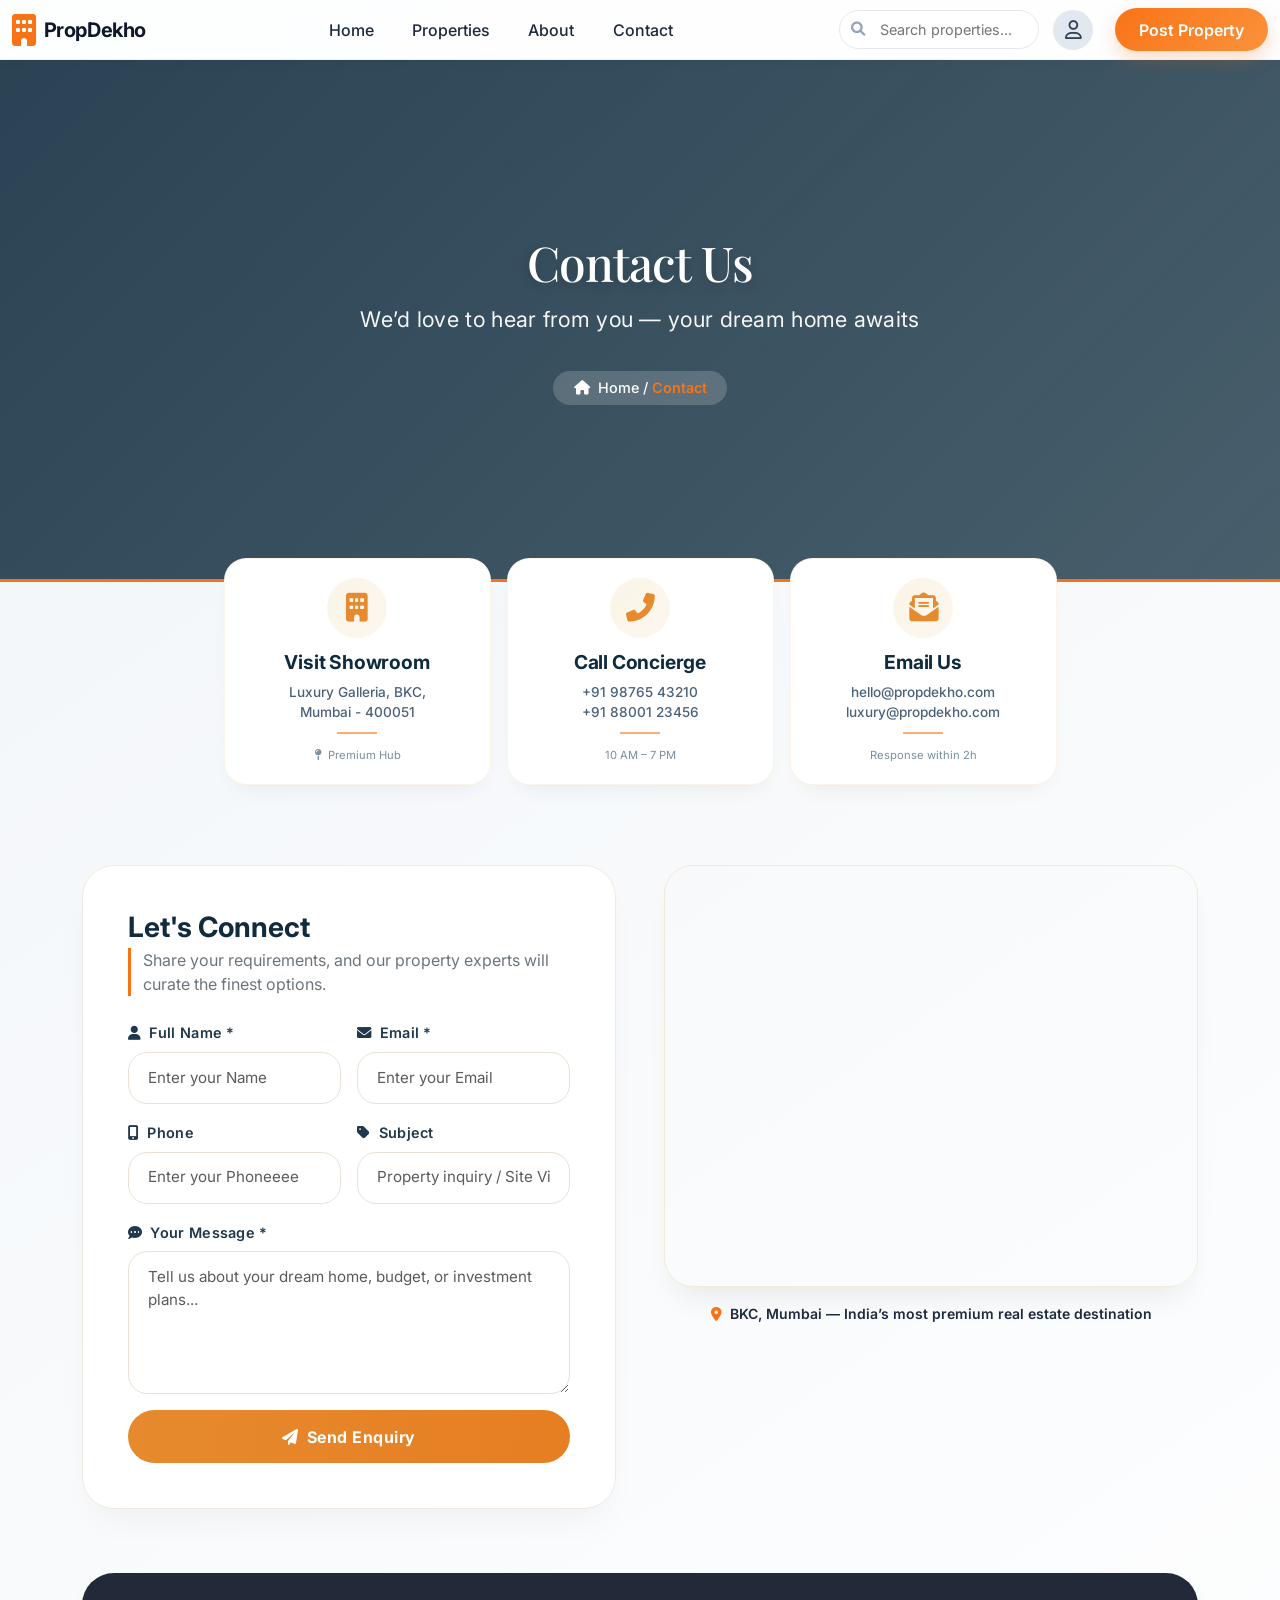
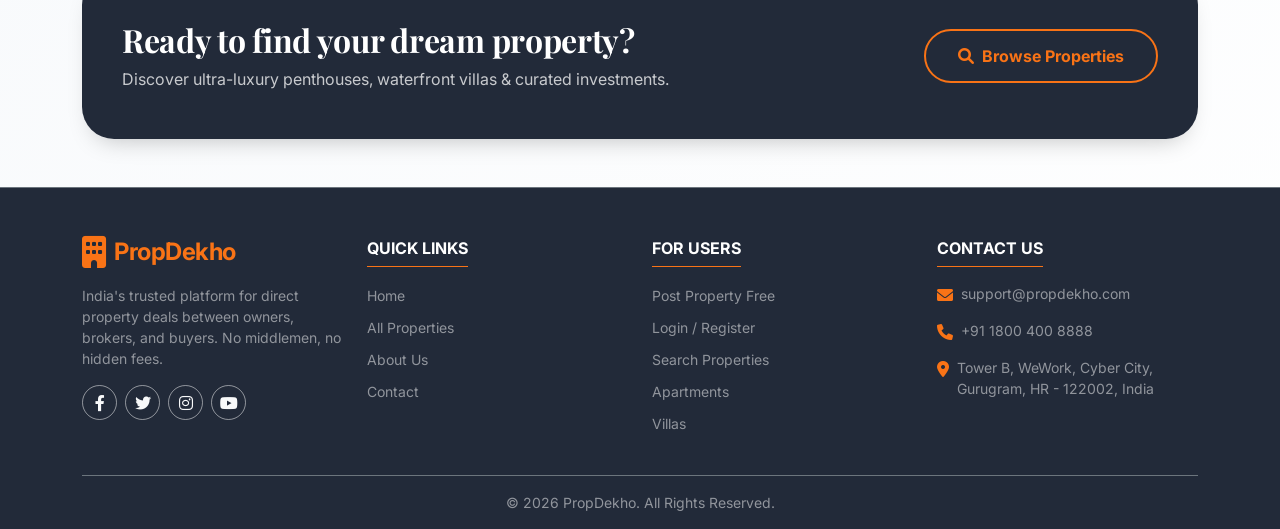
<file: contact.html>
<!DOCTYPE html>
<html lang="en">
<head>
  <meta charset="UTF-8">
  <meta name="viewport" content="width=device-width, initial-scale=1.0, user-scalable=yes">
  <title>PropDekho | Contact Us - Premium Real Estate</title>
  <link rel="stylesheet" href="nav.css">
 
  <link href="https://cdn.jsdelivr.net/npm/bootstrap@5.3.0-alpha1/dist/css/bootstrap.min.css" rel="stylesheet">

  <link rel="stylesheet" href="https://cdnjs.cloudflare.com/ajax/libs/font-awesome/6.0.0-beta3/css/all.min.css">
  
  <link href="https://fonts.googleapis.com/css2?family=Inter:opsz,wght@14..32,300;14..32,400;14..32,500;14..32,600;14..32,700;14..32,800&family=Playfair+Display:wght@400;500;600;700&display=swap" rel="stylesheet">
  <style>
    * {
      margin: 0;
      padding: 0;
      box-sizing: border-box;
    }

    body {
      font-family: 'Inter', sans-serif;
      background-color: #fefcf8;
      color: #1e2a3e;
      line-height: 1.5;
    }

 
    :root {
      --primary-deep: #0f2b3d;      
      --accent-gold:#F97316;      
      --accent-orange: #e68a2e;  
      --accent-hover: #c9771f;
      --light-cream: #ffffff;
      --soft-mist: #f9f7f3;
      --card-shadow: 0 12px 24px -12px rgba(0, 0, 0, 0.08), 0 1px 3px rgba(0, 0, 0, 0.02);
      --hover-lift: 0 20px 28px -12px rgba(0, 0, 0, 0.12), 0 2px 5px rgba(0, 0, 0, 0.05);
      --border-glow: rgba(212, 175, 55, 0.25);
    }

    a, button, .card, input, textarea, .btn, .info-card {
      transition: all 0.3s cubic-bezier(0.2, 0.9, 0.4, 1.1);
    }

    .hero-contact {
      position: relative;
      background: url('https://images.pexels.com/photos/280229/pexels-photo-280229.jpeg?auto=compress&cs=tinysrgb&w=1600') center/cover no-repeat;
      min-height: 58vh;
      display: flex;
      align-items: center;
      justify-content: center;
      text-align: center;
      border-bottom: 3px solid var(--accent-gold);
    }
    .hero-overlay {
      position: absolute;
      top: 0;
      left: 0;
      width: 100%;
      height: 100%;
      background: linear-gradient(135deg, rgba(15, 43, 61, 0.88) 0%, rgba(15, 43, 61, 0.75) 100%);
      backdrop-filter: brightness(0.98);
    }
    .hero-content {
      position: relative;
      z-index: 2;
      color: white;
      padding: 2rem;
    }
    .hero-content h1 {
      font-family: 'Playfair Display', serif;
      font-size: 3rem;
      font-weight: 500;
      letter-spacing: -0.02em;
      margin-bottom: 0.75rem;
      text-shadow: 0 4px 12px rgba(0,0,0,0.2);
    }
    .hero-content p {
      font-size: 1.35rem;
      font-weight: 400;
      opacity: 0.95;
      letter-spacing: 0.3px;
    }
    .breadcrumb-custom {
      font-size: 0.9rem;
      background: rgba(255,255,255,0.18);
      display: inline-block;
      padding: 0.4rem 1.3rem;
      border-radius: 40px;
      backdrop-filter: blur(8px);
      margin-top: 1.2rem;
      font-weight: 500;
    }
    .breadcrumb-custom span {
      color: var(--accent-gold);
      font-weight: 600;
    }


    .info-card-wrapper {
      margin-top: -2.5rem;
      position: relative;
      z-index: 5;
    }
    .info-card {
      background: var(--light-cream);
      border: none;
      border-radius: 1.4rem;
      padding: 1.2rem 0.8rem;
      text-align: center;
      transition: transform 0.25s, box-shadow 0.3s;
      box-shadow: var(--card-shadow);
      height: 100%;
      border: 1px solid rgba(212, 175, 55, 0.12);
    }
    .info-card:hover {
      transform: translateY(-5px);
      box-shadow: var(--hover-lift);
      border-color: rgba(212, 175, 55, 0.35);
    }
    .icon-ring {
      background: linear-gradient(135deg, rgba(212, 175, 55, 0.12) 0%, rgba(230, 138, 46, 0.08) 100%);
      width: 60px;
      height: 60px;
      border-radius: 50%;
      display: inline-flex;
      align-items: center;
      justify-content: center;
      margin-bottom: 0.8rem;
      transition: all 0.2s;
    }
    .info-card:hover .icon-ring {
      background: linear-gradient(135deg, rgba(212, 175, 55, 0.25) 0%, rgba(230, 138, 46, 0.2) 100%);
      transform: scale(1.02);
    }
    .icon-ring i {
      font-size: 1.8rem;
      color: var(--accent-orange);
      transition: 0.2s;
    }
    .info-card:hover .icon-ring i {
      color: var(--accent-gold);
      transform: scale(1.05);
    }
    .info-card h5 {
      font-weight: 700;
      font-size: 1.2rem;
      margin-bottom: 0.5rem;
      color: var(--primary-deep);
      letter-spacing: -0.2px;
    }
    .info-card p, .info-card a {
      color: #4a627a;
      font-weight: 500;
      text-decoration: none;
      font-size: 0.85rem;
      margin-bottom: 0.2rem;
    }
    .info-card a:hover {
      color: var(--accent-orange);
    }
    .info-divider {
      width: 40px;
      height: 2px;
      background: var(--accent-gold);
      margin: 0.6rem auto 0.4rem;
      opacity: 0.6;
    }
    .card-small-text {
      font-size: 0.7rem;
      color: #7a8e9e;
    }

    .form-section {
      background: white;
      border-radius: 2rem;
      padding: 2.8rem;
      box-shadow: 0 20px 35px -12px rgba(0, 0, 0, 0.05);
      border: 1px solid #f0ebe2;
      transition: box-shadow 0.2s;
    }
    .form-section:hover {
      box-shadow: 0 25px 40px -12px rgba(0, 0, 0, 0.12);
    }
    .form-label {
      font-weight: 600;
      margin-bottom: 0.5rem;
      color: #1f384b;
      font-size: 0.9rem;
      letter-spacing: 0.3px;
    }
    .form-control, .form-select {
      border: 1.5px solid #e9e2d4;
      border-radius: 1.2rem;
      padding: 0.85rem 1.2rem;
      font-size: 0.95rem;
      transition: all 0.2s;
      background-color: #ffffff;
    }
    .form-control:focus, .form-select:focus {
      border-color: var(--accent-gold);
      box-shadow: 0 0 0 4px rgba(212, 175, 55, 0.2);
      outline: none;
    }
    .btn-accent {
      background: linear-gradient(95deg, var(--accent-orange) 0%, #e67e22 100%);
      border: none;
      padding: 0.9rem 1.8rem;
      font-weight: 700;
      border-radius: 3rem;
      color: white;
      font-size: 1rem;
      transition: all 0.25s;
      width: 100%;
      letter-spacing: 0.5px;
    }
    .btn-accent:hover {
      background: linear-gradient(95deg, #d4711f 0%, #c46214 100%);
      transform: translateY(-2px);
      box-shadow: 0 12px 22px -8px rgba(230, 138, 46, 0.5);
      color: white;
    }

    .map-wrapper {
      border-radius: 1.8rem;
      overflow: hidden;
      box-shadow: 0 20px 30px -12px rgba(0, 0, 0, 0.08);
      border: 1px solid rgba(212, 175, 55, 0.2);
      transition: 0.3s;
    }
    .map-wrapper iframe {
      width: 100%;
      height: 420px;
      display: block;
    }

    .cta-section {
      background: linear-gradient(115deg, #222A39 0%, #222A39 100%);
      border-radius: 2rem;
      padding: 3rem 2.5rem;
      color: white;
      box-shadow: 0 12px 24px -12px rgba(0,0,0,0.25);
    }
    .cta-section h3 {
      font-family: 'Playfair Display', serif;
      font-weight: 700;
      font-size: 2rem;
      letter-spacing: -0.3px;
    }
    .btn-gold-outline {
      border: 2px solid var(--accent-gold);
      background: transparent;
      padding: 0.8rem 2rem;
      border-radius: 3rem;
      font-weight: 700;
      color: var(--accent-gold);
      transition: 0.2s;
    }
    .btn-gold-outline:hover {
      background: var(--accent-gold);
      color: #0f2b3d;
      transform: translateY(-3px);
      box-shadow: 0 8px 18px rgba(212, 175, 55, 0.3);
      border-color: var(--accent-gold);
    }

    /* Dark Premium Footer */
.social-icon-btn {
    transition: all 0.3s ease !important;
    border-color: rgba(255, 255, 255, 0.5) !important;
}

.social-icon-btn:hover {
    background-color: #F97316 !important; 
    border-color: #F97316 !important;    
    color: white !important;            
    transform: translateY(-3px);         
    box-shadow: 0 4px 10px rgba(249, 115, 22, 0.3); 
}

    @media (max-width: 768px) {
      .hero-content h1 {
        font-size: 2.7rem;
      }
      .hero-content p {
        font-size: 1.05rem;
      }
      .form-section {
        padding: 1.8rem;
      }
      .cta-section {
        padding: 2rem 1.5rem;
        text-align: center;
      }
      .info-card-wrapper {
        margin-top: -1.8rem;
      }
      .info-card {
        padding: 1rem 0.6rem;
      }
      .icon-ring {
        width: 52px;
        height: 52px;
      }
      .icon-ring i {
        font-size: 1.5rem;
      }
      .info-card h5 {
        font-size: 1rem;
      }
    }
    .section-spacing {
      margin-top: 5rem;
      margin-bottom: 4rem;
    }
    .text-accent {
      color: var(--accent-gold);
    }
  </style>
</head>
<body>

     <!----------------------------------- Modern Sticky Navbar ------------------------------>
  <!--------------------------------------------------------------------------------------->
  <nav class="navbar navbar-expand-lg fixed-top navbar-modern" id="mainNavbar">
    <div class="container-fluid ">
      <!-- Logo -->
      <a class="navbar-brand" href="#">
        <i class="fas fa-building"></i> PropDekho
      </a>
      <!-------------------------------------- dropdown mobile  ------------------------------->
      <!--------------------------------------------------------------------------------------->
      <div class="dropdown mobile ms-auto me-1">
        <button class="btn dropdown-toggle no-arrow p-0" type="button" data-bs-toggle="dropdown" aria-expanded="false">
          <div class="user-avatar">
            <i class="far fa-user"></i>
          </div>
        </button>
        <ul class="dropdown-menu dropdown-menu-end mt-2 p-2" style="min-width: 200px;">
          <li><a class="dropdown-item" href="#" id="openSignup"><i class="bi bi-person"></i>Signup</a></li>
          <li><a class="dropdown-item" href="#" id="openLogin"><i class="bi bi-box-arrow-in-right"></i>Login</a></li>

        </ul>
      </div>
      <!-------------------------------------- Animated hamburger ----------------------------->
      <!--------------------------------------------------------------------------------------->
      <button class="navbar-toggler" type="button" data-bs-toggle="collapse" data-bs-target="#navbarContent"
        aria-controls="navbarContent" aria-expanded="false" aria-label="Toggle navigation">
        <i class="fas fa-bars"></i>
      </button>
      <!------------------------- Main navigation with mega dropdown ------------------------->
      <!-------------------------------------------------------------------------------------->

      <div class="collapse navbar-collapse" id="navbarContent">
        <ul class="navbar-nav mx-auto mb-2 mb-lg-0">
          <li class="nav-item">
            <a class="nav-link" href="index.html"><span>Home</span></a>
          </li>
          <li class="nav-item ">
            <a class="nav-link" href="index.html#Properties"> <span>Properties</span> </a>
          </li>
          <li class="nav-item">
            <a class="nav-link" href="index.html#About"><span>About</span></a>
          </li>
          <li class="nav-item">
            <a class="nav-link" href="contact.html"><span>Contact</span></a>
          </li>
        </ul>
        <!---------------------------------- Search bar (desktop)------------------------------->
        <!-------------------------------------------------------------------------------------->
        <div class="right-actions">
          <div class="search-wrapper d-none d-lg-flex">
            <i class="fas fa-search search-icon-absolute"></i>
            <input type="text" class="search-input" placeholder="Search properties...">
          </div>
          <!----------------------- User avatar dropdown (laptop desktop)------------------------->
          <!-------------------------------------------------------------------------------------->
          <div class="dropdown desktop">
            <button class="btn dropdown-toggle no-arrow p-0" type="button" data-bs-toggle="dropdown"
              aria-expanded="false">
              <div class="user-avatar">
                <i class="far fa-user"></i>
              </div>
            </button>
            <ul class="dropdown-menu dropdown-menu-end mt-2 p-2" style="min-width: 200px;">
              <li><a class="dropdown-item" href="#" id="openSignup2"><i class="bi bi-person me-1"></i>Signup</a></li>
              <li><a class="dropdown-item" href="#" id="openLogin2"><i class="bi bi-box-arrow-in-right me-1"></i>Login</a></li>
            </ul>
          </div>
          <!----------------- Prominent post property button --------------->
          <button class="btn-post ms-2">Post Property</button>
        </div>
      </div>
    </div>
  </nav>

<!-- Hero Section: Premium Real Estate Visual -->
<section class="hero-contact" id="contact">
  <div class="hero-overlay"></div>
  <div class="hero-content container">
    <h1>Contact Us</h1>
    <p>We’d love to hear from you — your dream home awaits</p>
    <div class="breadcrumb-custom">
      <i class="fas fa-home me-1"></i> Home / <span>Contact</span>
    </div>
  </div>
</section>

<!-- 3 COMPACT Premium Contact Info Cards (Address, Phone, Email) - Size Reduced -->
<div class="container container-custom-pad info-card-wrapper">
  <div class="row g-3 justify-content-center">
    <!-- Address Card - Compact & Elegant -->
    <div class="col-md-6 col-lg-3">
      <div class="info-card">
        <div class="icon-ring">
          <i class="fas fa-building"></i>
        </div>
        <h5>Visit Showroom</h5>
        <p>Luxury Galleria, BKC,<br> Mumbai - 400051</p>
        <div class="info-divider"></div>
        <small class="card-small-text"><i class="fas fa-map-pin me-1"></i> Premium Hub</small>
      </div>
    </div>
    <!-- Phone Card - Direct Connect -->
    <div class="col-md-6 col-lg-3">
      <div class="info-card">
        <div class="icon-ring">
          <i class="fas fa-phone-alt"></i>
        </div>
        <h5>Call Concierge</h5>
        <p><a href="tel:+919876543210">+91 98765 43210</a><br> <a href="tel:+918800123456">+91 88001 23456</a></p>
        <div class="info-divider"></div>
        <small class="card-small-text">10 AM – 7 PM</small>
      </div>
    </div>
    <!-- Email Card - Premium Support -->
    <div class="col-md-6 col-lg-3">
      <div class="info-card">
        <div class="icon-ring">
          <i class="fas fa-envelope-open-text"></i>
        </div>
        <h5>Email Us</h5>
        <p><a href="mailto:hello@propdekho.com">hello@propdekho.com</a><br> <a href="mailto:luxury@propdekho.com">luxury@propdekho.com</a></p>
        <div class="info-divider"></div>
        <small class="card-small-text">Response within 2h</small>
      </div>
    </div>
  </div>
</div>

<!-- Contact Form + Map Section (Modern Grid) -->
<div class="container container-custom-pad section-spacing">
  <div class="row g-5 align-items-stretch">
    <!-- Stylish Contact Form -->
    <div class="col-lg-6">
      <div class="form-section h-100">
        <h3 class="mb-1 fw-bold" style="color: var(--primary-deep);">Let's Connect</h3>
        <p class="mb-4 text-secondary" style="border-left: 3px solid var(--accent-gold); padding-left: 12px;">Share your requirements, and our property experts will curate the finest options.</p>
        <form action="#" method="post">
          <div class="row g-3">
            <div class="col-md-6">
              <label class="form-label"><i class="fas fa-user me-1"></i> Full Name *</label>
              <input type="text" class="form-control" placeholder="Enter your Name">
            </div>
            <div class="col-md-6">
              <label class="form-label"><i class="fas fa-envelope me-1"></i> Email *</label>
              <input type="email" class="form-control" placeholder="Enter your Email" required>
            </div>
            <div class="col-md-6">
              <label class="form-label"><i class="fas fa-mobile-alt me-1"></i> Phone</label>
              <input type="tel" class="form-control" placeholder="Enter your Phoneeee ">
            </div>
            <div class="col-md-6">
              <label class="form-label"><i class="fas fa-tag me-1"></i> Subject</label>
              <input type="text" class="form-control" placeholder="Property inquiry / Site Visit">
            </div>
            <div class="col-12">
              <label class="form-label"><i class="fas fa-comment-dots me-1"></i> Your Message *</label>
              <textarea class="form-control" rows="5" placeholder="Tell us about your dream home, budget, or investment plans..."></textarea>
            </div>
            <div class="col-12 mt-3">
              <button type="submit" class="btn btn-accent"><i class="fas fa-paper-plane me-2"></i>Send Enquiry</button>
            </div>
          </div>
        </form>
      </div>
    </div>
    
    <!-- Embedded Google Map (Luxury Location) -->
    <div class="col-lg-6">
      <div class="h-100 d-flex flex-column">
        <div class="map-wrapper">
          <iframe 
            src="https://www.google.com/maps/embed?pb=!1m18!1m12!1m3!1d3771.3885321738213!2d72.830891975018!3d19.07022198211074!2m3!1f0!2f0!3f0!3m2!1i1024!2i768!4f13.1!3m3!1m2!1s0x3be7c91b1f2a7b7b%3A0x2a1e6e8f9b9c8b4d!2sBandra%20Kurla%20Complex%2C%20Mumbai!5e0!3m2!1sen!2sin!4v1691503772456!5m2!1sen!2sin" 
            style="border:0;" 
            allowfullscreen="" 
            loading="lazy" 
            referrerpolicy="no-referrer-when-downgrade">
          </iframe>
        </div>
        <div class="mt-3 small text-center fw-semibold">
          <i class="fas fa-location-dot text-accent me-1" style="color: var(--accent-gold);"></i> BKC, Mumbai — India’s most premium real estate destination
        </div>
      </div>
    </div>
  </div>
</div>

<!-- Call-to-Action Section: Ready to find your dream property? -->
<div class="container container-custom-pad mb-5">
  <div class="cta-section">
    <div class="row align-items-center gy-3">
      <div class="col-md-7">
        <h3 class="mb-2">Ready to find your dream property?</h3>
        <p class="mb-0 opacity-75">Discover ultra-luxury penthouses, waterfront villas & curated investments.</p>
      </div>
      <div class="col-md-5 text-md-end">
        <a href="#" class="btn btn-gold-outline"><i class="fas fa-search me-2"></i>Browse Properties</a>
      </div>
    </div>
  </div>
</div>

<!-- Dark Footer with luxury finish -->
 <footer class="text-white pt-5 pb-3 border-top border-secondary" style="background-color: #222A39;">
    <div class="container">
      <div class="row gy-4">

        <div class="col-12 col-md-6 col-lg-3">
          <div class="d-flex align-items-center gap-2 mb-3">
            <div style="color: #F97316; font-size: 2rem; line-height: 1;">
              <i class="fas fa-building"></i>
            </div>
            <h4 class="fw-bold mb-0" style="color: #F97316; letter-spacing: -0.5px;">
              PropDekho
            </h4>
          </div>

          <p class="text-white-50 small mb-3">
            India's trusted platform for direct property deals between owners, brokers, and buyers. No middlemen, no
            hidden fees.
          </p>

          <div class="d-flex gap-2">
            <a href="#" class="btn btn-outline-light rounded-circle social-icon-btn"
              style="width: 35px; height: 35px; display: flex; align-items: center; justify-content: center;">
              <i class="fab fa-facebook-f"></i>
            </a>

            <a href="#" class="btn btn-outline-light rounded-circle social-icon-btn"
              style="width: 35px; height: 35px; display: flex; align-items: center; justify-content: center;">
              <i class="fab fa-twitter"></i>
            </a>

            <a href="#" class="btn btn-outline-light rounded-circle social-icon-btn"
              style="width: 35px; height: 35px; display: flex; align-items: center; justify-content: center;">
              <i class="fab fa-instagram"></i>
            </a>

            <a href="#" class="btn btn-outline-light rounded-circle social-icon-btn"
              style="width: 35px; height: 35px; display: flex; align-items: center; justify-content: center;">
              <i class="fab fa-youtube"></i>
            </a>
          </div>
        </div>

        <div class="col-6 col-md-6 col-lg-3">
          <h6 class="fw-bold mb-3 border-bottom pb-2 d-inline-block" style="border-color: #F97316 !important;">
            QUICK LINKS
          </h6>
          <ul class="list-unstyled">
            <li class="mb-2"><a href="index.html" class="text-white-50 text-decoration-none small">Home</a></li>
            <li class="mb-2"><a href="index.html#Properties" class="text-white-50 text-decoration-none small">All Properties</a></li>
            <li class="mb-2"><a href="index.html#About" class="text-white-50 text-decoration-none small">About Us</a></li>
            <li class="mb-2"><a href="#contact" class="text-white-50 text-decoration-none small">Contact</a></li>
          </ul>
        </div>

        <div class="col-6 col-md-6 col-lg-3">
          <h6 class="fw-bold mb-3 border-bottom pb-2 d-inline-block" style="border-color: #F97316 !important;">
            FOR USERS
          </h6>
          <ul class="list-unstyled">
            <li class="mb-2"><a href="#" class="text-white-50 text-decoration-none small">Post Property Free</a></li>
            <li class="mb-2"><a href="#" class="text-white-50 text-decoration-none small">Login / Register</a></li>
            <li class="mb-2"><a href="#" class="text-white-50 text-decoration-none small">Search Properties</a></li>
            <li class="mb-2"><a href="#" class="text-white-50 text-decoration-none small">Apartments</a></li>
            <li><a href="#" class="text-white-50 text-decoration-none small">Villas</a></li>
          </ul>
        </div>

        <div class="col-12 col-md-6 col-lg-3">
          <h6 class="fw-bold mb-3 border-bottom pb-2 d-inline-block" style="border-color: #F97316 !important;">
            CONTACT US
          </h6>
          <div class="d-flex align-items-start gap-2 mb-3">
            <i class="fas fa-envelope mt-1" style="color: #F97316;"></i>
            <a href="mailto:support@propdekho.com"
              class="text-white-50 text-decoration-none small">support@propdekho.com</a>
          </div>
          <div class="d-flex align-items-start gap-2 mb-3">
            <i class="fas fa-phone mt-1" style="color: #F97316;"></i>
            <a href="tel:+9118004008888" class="text-white-50 text-decoration-none small">+91 1800 400 8888</a>
          </div>
          <div class="d-flex align-items-start gap-2">
            <i class="fas fa-map-marker-alt mt-1" style="color: #F97316;"></i>
            <span class="text-white-50 small">
              Tower B, WeWork, Cyber City, Gurugram, HR - 122002, India
            </span>
          </div>
        </div>

      </div>

      <div class="border-top border-secondary mt-4 pt-3 text-center">
        <p class="text-white-50 small mb-0">© 2026 PropDekho. All Rights Reserved.</p>
      </div>
    </div>
  </footer>

<!-- Bootstrap JS + form interaction -->
<script src="https://cdn.jsdelivr.net/npm/bootstrap@5.3.0-alpha1/dist/js/bootstrap.bundle.min.js"></script>
<script>
  // Elegant form submission demo
  const formElement = document.querySelector('.form-section form');
  if(formElement) {
    formElement.addEventListener('submit', function(e) {
      e.preventDefault();
      const nameField = formElement.querySelector('input[placeholder="Amir Khan"]');
      const userName = nameField && nameField.value.trim() !== '' ? nameField.value.trim() : 'Valued Client';
      alert(`✨ Thank you, ${userName}! One of our premium property advisors will reach out shortly. Welcome to PropDekho.`);
      formElement.reset();
    });
  }
</script>
</body>
</html>
</file>
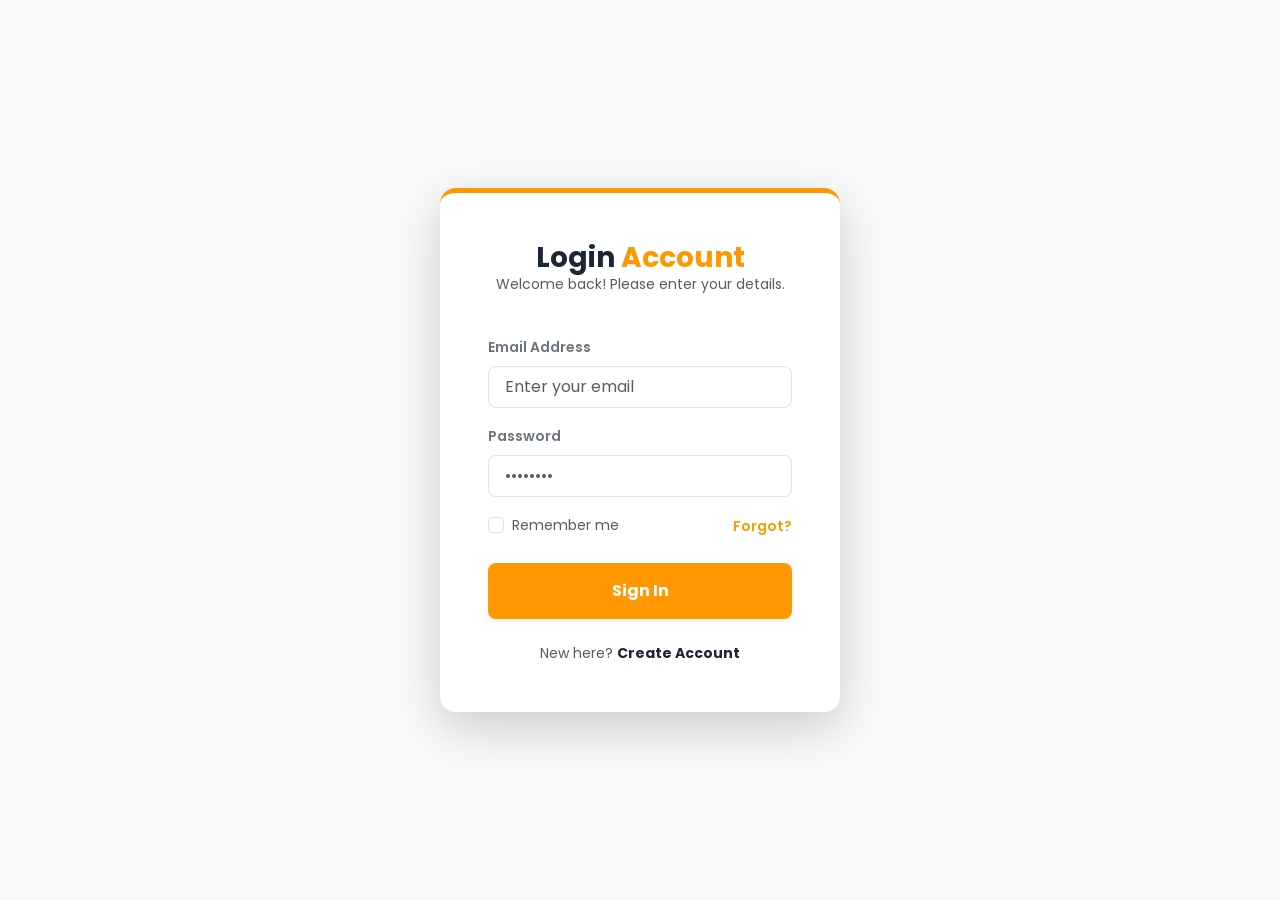
<file: login.html>
<!DOCTYPE html>
<html lang="en">
<head>
    <meta charset="UTF-8">
    <meta name="viewport" content="width=device-width, initial-scale=1.0">
    <title>Login | Property Finder</title>
    <link href="https://cdn.jsdelivr.net/npm/bootstrap@5.3.0/dist/css/bootstrap.min.css" rel="stylesheet">
    <link href="https://fonts.googleapis.com/css2?family=Poppins:wght@400;600;700&display=swap" rel="stylesheet">
    <style>
        body { 
            font-family: 'Poppins', sans-serif; 
            background-color: #f8f9fa; 
        }
        .text-navy { color: #1d2636; }
        .text-orange { color: #ff9800; }
        
        /* Card styling for consistency */
        .auth-card { 
            max-width: 400px; 
            border-top: 5px solid #ff9800 !important; 
        }

        /* Focus state for orange theme */
        .form-control:focus {
            border-color: #ff9800;
            box-shadow: 0 0 0 0.25rem rgba(255, 152, 0, 0.1);
        }

        /* Premium Button Effect */
        .btn-orange {
            background-color: #ff9800;
            color: white;
            transition: all 0.3s ease;
        }
        .btn-orange:hover {
            background-color: #e68a00;
            color: white;
            transform: translateY(-2px);
            box-shadow: 0 5px 15px rgba(255, 152, 0, 0.3);
        }
    </style>
</head>
<body class="d-flex align-items-center justify-content-center vh-100 px-3">

    <div class="auth-card card border-0 shadow-lg p-4 p-sm-5 rounded-4 w-100">
        <div class="text-center mb-4">
            <h3 class="fw-bold text-navy mb-0">Login <span class="text-orange">Account</span></h3>
            <p class="text-muted small">Welcome back! Please enter your details.</p>
        </div>

        <form action="dashboard.php" method="POST">
            <div class="mb-3">
                <label class="form-label small fw-semibold text-secondary">Email Address</label>
                <input type="email" class="form-control form-control-lg fs-6 rounded-3" placeholder="Enter your email" required>
            </div>

            <div class="mb-3">
                <label class="form-label small fw-semibold text-secondary">Password</label>
                <input type="password" class="form-control form-control-lg fs-6 rounded-3" placeholder="••••••••" required>
            </div>

            <div class="d-flex justify-content-between align-items-center mb-4">
                <div class="form-check">
                    <input type="checkbox" class="form-check-input" id="rem">
                    <label class="form-check-label small text-muted" for="rem">Remember me</label>
                </div>
                <a href="#" class="small text-decoration-none fw-semibold text-orange">Forgot?</a>
            </div>

            <button type="submit" class="btn btn-orange w-100 py-3 fw-bold rounded-3 border-0 shadow-sm">Sign In</button>
        </form>

        <div class="text-center mt-4">
            <p class="text-muted small mb-0">New here? 
                <a href="signup.html" class="text-navy fw-bold text-decoration-none">Create Account</a>
            </p>
        </div>
    </div>

    <script src="https://cdn.jsdelivr.net/npm/bootstrap@5.3.0/dist/js/bootstrap.bundle.min.js"></script>
</body>
</html>
</file>
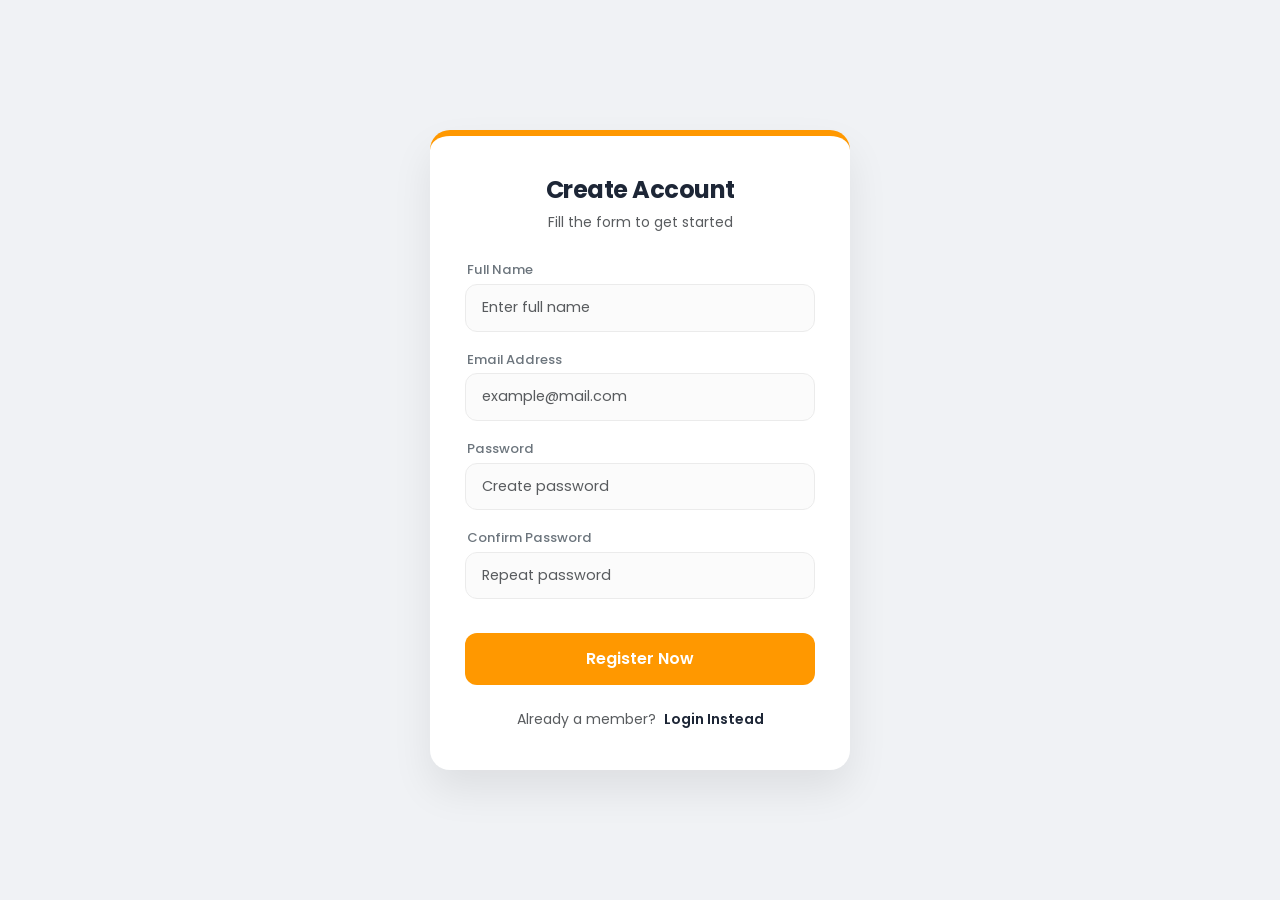
<file: signup.html>
<!DOCTYPE html>
<html lang="en">
<head>
    <meta charset="UTF-8">
    <meta name="viewport" content="width=device-width, initial-scale=1.0">
    <title>Signup | Property Finder</title>
    <link href="https://cdn.jsdelivr.net/npm/bootstrap@5.3.0/dist/css/bootstrap.min.css" rel="stylesheet">
    <link href="https://fonts.googleapis.com/css2?family=Poppins:wght@400;500;600;700&display=swap" rel="stylesheet">
    
    <style>
        :root {
            --navy: #1d2636;
            --orange: #ff9800;
        }

        body { 
            font-family: 'Poppins', sans-serif; 
            background-color: #f0f2f5;
            min-height: 100vh;
            display: flex;
            align-items: center;
            justify-content: center;
            padding: 20px;
        }

        .auth-card { 
            width: 100%;
            max-width: 420px; /* Professional standard width for login/signup */
            background: #ffffff;
            border-radius: 20px;
            box-shadow: 0 20px 40px rgba(0,0,0,0.08);
            overflow: hidden;
            border-top: 6px solid var(--orange);
        }

        .card-body {
            padding: 40px 35px;
        }

        h4 { 
            color: var(--navy); 
            font-weight: 700;
            letter-spacing: -0.5px;
        }

        /* Compact & Modern Inputs */
        .form-group {
            margin-bottom: 15px; /* Tight vertical spacing */
        }

        .form-label {
            font-size: 0.82rem;
            font-weight: 500;
            color: #6c757d;
            margin-bottom: 4px;
            margin-left: 2px;
        }

        .form-control {
            padding: 12px 16px;
            font-size: 0.9rem;
            border-radius: 12px;
            border: 1.5px solid #ebebeb;
            background-color: #fbfbfb;
            transition: all 0.2s ease;
        }

        .form-control:focus {
            background-color: #fff;
            border-color: var(--orange);
            box-shadow: 0 0 0 4px rgba(255, 152, 0, 0.1);
            outline: none;
        }

        .btn-orange {
            background-color: var(--orange);
            color: white;
            padding: 14px;
            font-weight: 600;
            border-radius: 12px;
            border: none;
            width: 100%;
            margin-top: 10px;
            transition: 0.3s;
        }

        .btn-orange:hover {
            background-color: #e68a00;
            transform: translateY(-2px);
            box-shadow: 0 8px 20px rgba(255, 152, 0, 0.25);
        }

        .login-link {
            color: var(--navy);
            text-decoration: none;
            font-weight: 600;
            transition: 0.2s;
        }

        .login-link:hover {
            color: var(--orange);
        }

        /* Animation for smooth feel */
        .fade-in {
            animation: fadeIn 0.5s ease-in;
        }

        @keyframes fadeIn {
            from { opacity: 0; transform: translateY(10px); }
            to { opacity: 1; transform: translateY(0); }
        }
    </style>
</head>
<body>

<div class="auth-card fade-in">
    <div class="card-body">
        <div class="text-center mb-4">
            <h4>Create <span class="text-orange">Account</span></h4>
            <p class="text-muted small">Fill the form to get started</p>
        </div>
        
        <form action="register_process.php" method="POST">
            <div class="form-group">
                <label class="form-label">Full Name</label>
                <input type="text" class="form-control" placeholder="Enter full name" required>
            </div>

            <div class="form-group">
                <label class="form-label">Email Address</label>
                <input type="email" class="form-control" placeholder="example@mail.com" required>
            </div>

            <div class="form-group">
                <label class="form-label">Password</label>
                <input type="password" class="form-control" placeholder="Create password" required>
            </div>

            <div class="form-group mb-4">
                <label class="form-label">Confirm Password</label>
                <input type="password" class="form-control" placeholder="Repeat password" required>
            </div>

            <button type="submit" class="btn-orange">Register Now</button>
        </form>

        <div class="text-center mt-4">
            <p class="text-muted small mb-0">Already a member? 
                <a href="login.html" class="login-link ms-1">Login Instead</a>
            </p>
        </div>
    </div>
</div>

<script src="https://cdn.jsdelivr.net/npm/bootstrap@5.3.0/dist/js/bootstrap.bundle.min.js"></script>
</body>
</html>
</file>
<file: nav.css>
* {
  margin: 0;
  padding: 0;
  box-sizing: border-box;
}

:root {
      --orange: #f97316;
      --orange-light: #ffedd5;
      --orange-hover: #ea580c;
      --gray-bg: #f8fafc;
      --shadow-sm: 0 4px 12px rgba(0, 0, 0, 0.03);
      --shadow-md: 0 8px 24px rgba(0, 0, 0, 0.06);
      --blur-bg: rgba(255, 255, 255, 0.8);
    }

    body {
      font-family: 'Inter', sans-serif;
      background: linear-gradient(145deg, #f1f5f9 0%, #ffffff 100%);
      /* min-height: 200vh; */
      padding-top: 60px;
    }

    /* modern navbar base */
    .navbar-modern {
      background: rgba(255, 255, 255, 0.85);
      backdrop-filter: blur(10px);
      -webkit-backdrop-filter: blur(10px);
      box-shadow: var(--shadow-sm);
      transition: all 0.3s ease;
      padding: 0.75rem 1.5rem;
    }

    .navbar-modern.navbar-scrolled {
      background: rgba(255, 255, 255, 0.95);
      backdrop-filter: blur(12px);
      box-shadow: var(--shadow-md);
    }

    /* brand */
    .navbar-brand {
      display: flex;
      align-items: center;
      gap: 0.5rem;
      font-weight: 700;
      font-size: 1.7rem;
      color: #0f172a !important;
      letter-spacing: -0.02em;
    }

    .navbar-brand i {
      color: var(--orange);
      font-size: 2rem;
      transition: transform 0.3s ease;
    }

    .navbar-brand:hover i {
      transform: rotate(-5deg) scale(1.1);
    }

    /* nav links */
    .navbar-nav .nav-link {
      font-weight: 500;
      color: #1e293b;
      padding: 0.6rem 1.2rem !important;
      border-radius: 40px;
      transition: all 0.2s;
      position: relative;
    }

    .navbar-nav .nav-link.active {
      background: var(--orange-light);
      color: var(--orange) !important;
      font-weight: 600;
    }

    /* dropdown / mega menu */
    .dropdown-menu {
      border: none;
      box-shadow: var(--shadow-md);
      border-radius: 24px;
      padding: 1.5rem;
      background: rgba(255, 255, 255, 0.98);
      backdrop-filter: blur(8px);
      margin-top: 0.5rem;
    }

    .dropdown-mega {
      min-width: 600px;
    }

    .mega-content {
      display: flex;
      gap: 2rem;
    }

    .mega-col {
      flex: 1;
    }

    .mega-col h6 {
      color: var(--orange);
      font-weight: 600;
      margin-bottom: 1rem;
      font-size: 1rem;
      letter-spacing: 0.5px;
    }

    .mega-col .dropdown-item {
      padding: 0.5rem 0;
      background: transparent;
      color: #334155;
      border-radius: 0;
      transition: padding 0.2s;
    }

    .mega-col .dropdown-item:hover {
      background: transparent;
      color: var(--orange);
      padding-left: 8px;
    }

    /* right side icons/buttons */
    .right-actions {
      display: flex;
      align-items: center;
      gap: 0.8rem;
    }

    /* search input (desktop) */
    .search-wrapper {
      position: relative;
      display: flex;
      align-items: center;
    }

    .search-input {
      border: 1px solid #e2e8f0;
      border-radius: 40px;
      padding: 0.5rem 1rem 0.5rem 2.5rem;
      font-size: 0.9rem;
      width: 200px;
      transition: width 0.3s, box-shadow 0.2s;
      background: rgba(255, 255, 255, 0.7);
    }

    .search-input:focus {
      width: 260px;
      outline: none;
      border-color: var(--orange);
      box-shadow: 0 0 0 3px rgba(249, 115, 22, 0.2);
    }

    .search-icon-absolute {
      position: absolute;
      left: 12px;
      color: #94a3b8;
      pointer-events: none;
      font-size: 0.9rem;
    }

    /* icon buttons with badge */
    .icon-btn {
      background: transparent;
      border: none;
      font-size: 1.3rem;
      color: #475569;
      padding: 0.4rem 0.6rem;
      border-radius: 50%;
      transition: all 0.2s;
      position: relative;
      display: flex;
      align-items: center;
      justify-content: center;
    }

    .icon-btn:hover {
      background: #f1f5f9;
      color: var(--orange);
    }

    .badge-count {
      position: absolute;
      top: -2px;
      right: -2px;
      background: var(--orange);
      color: white;
      font-size: 0.7rem;
      font-weight: 600;
      padding: 0.2rem 0.4rem;
      border-radius: 20px;
      min-width: 18px;
      line-height: 1;
    }

    /* Underline exactly under text */
    .nav-link span {
      position: relative;
      display: inline-block;
      /* width = text width */
    }

    .nav-link span::after {
      content: "";
      position: absolute;
      left: 0;
      bottom: -5px;
      width: 0;
      height: 1px;
      background-color: orange;
      transition: width 0.3s ease;
    }

    .nav-link:hover span::after {
      width: 100%;
    }

    .nav-link:hover {
      color: orange;
    }


    /* user avatar dropdown */
    .user-avatar {
      width: 40px;
      height: 40px;
      background: #e2e8f0;
      border-radius: 50%;
      display: flex;
      align-items: center;
      justify-content: center;
      color: #334155;
      font-size: 1.2rem;
      transition: 0.2s;
      border: 2px solid transparent;
    }

    .user-avatar:hover {
      border-color: var(--orange);
      background: #fff7ed;
    }

    .dropdown-toggle.no-arrow::after {
      display: none !important;
    }

    /* post button */
    .btn-post {
      background: linear-gradient(135deg, #f97316 0%, #fb923c 100%);
      border: none;
      padding: 0.6rem 1.5rem;
      border-radius: 40px;
      font-weight: 600;
      color: white;
      display: flex;
      align-items: center;
      gap: 0.5rem;
      transition: all 0.3s;
      box-shadow: 0 8px 18px rgba(249, 115, 22, 0.25);
    }

    .btn-post:hover {
      background: linear-gradient(135deg, #ea580c 0%, #f97316 100%);
      transform: translateY(-3px);
      box-shadow: 0 15px 25px rgba(249, 115, 22, 0.35);
    }

    /* mobile adjustments */
    @media (max-width: 991.98px) {
      .navbar-modern {
        padding: 0.5rem 1rem;
      }

      .right-actions {
        flex-direction: column;
        align-items: stretch;
        width: 100%;
        margin-top: 1rem;
        gap: 0.8rem;
      }

      .search-wrapper {
        width: 100%;
      }

      .search-input {
        width: 100%;
      }

      .search-input:focus {
        width: 100%;
      }

      .icon-btn {
        background: #f1f5f9;
        border-radius: 30px;
        padding: 0.7rem;
        justify-content: center;
        width: 100%;
      }

      .badge-count {
        right: 10px;
      }

      .user-avatar {
        width: 100%;
        border-radius: 30px;
        padding: 0.6rem;
        gap: 0.5rem;

      }

      .btn-post {
        justify-content: center;
      }

      /* mega menu on mobile becomes stacked */
      .dropdown-mega {
        min-width: auto;

      }

      .mega-content {
        flex-direction: column;
        gap: 1rem;
      }

      .navbar-collapse {
        max-height: 80vh;
        overflow-y: auto;
      }
    }

    /* hamburger animation */
    .navbar-toggler {
      border: none;
      padding: 0.5rem;
      color: #1e293b;
      transition: transform 0.2s;
    }

    .navbar-toggler:focus {
      box-shadow: none;
    }

    .navbar-toggler[aria-expanded="true"] i {
      transform: rotate(90deg);
    }

    .navbar-toggler i {
      font-size: 1.8rem;
      transition: transform 0.3s ease;
    }

    /* dummy content */
    .content-section {
      max-width: 1200px;
      margin: 3rem auto;
      padding: 2rem;
      background: rgba(255, 255, 255, 0.6);
      backdrop-filter: blur(6px);
      border-radius: 40px;
      box-shadow: 0 25px 50px -12px rgba(0, 0, 0, 0.15);
    }

    @media (min-width: 1000px) {
      .mobile {
        display: none;
      }
    }

    @media (max-width: 991.98px) {
      .desktop {
        display: none;
      }
    }
</file>
